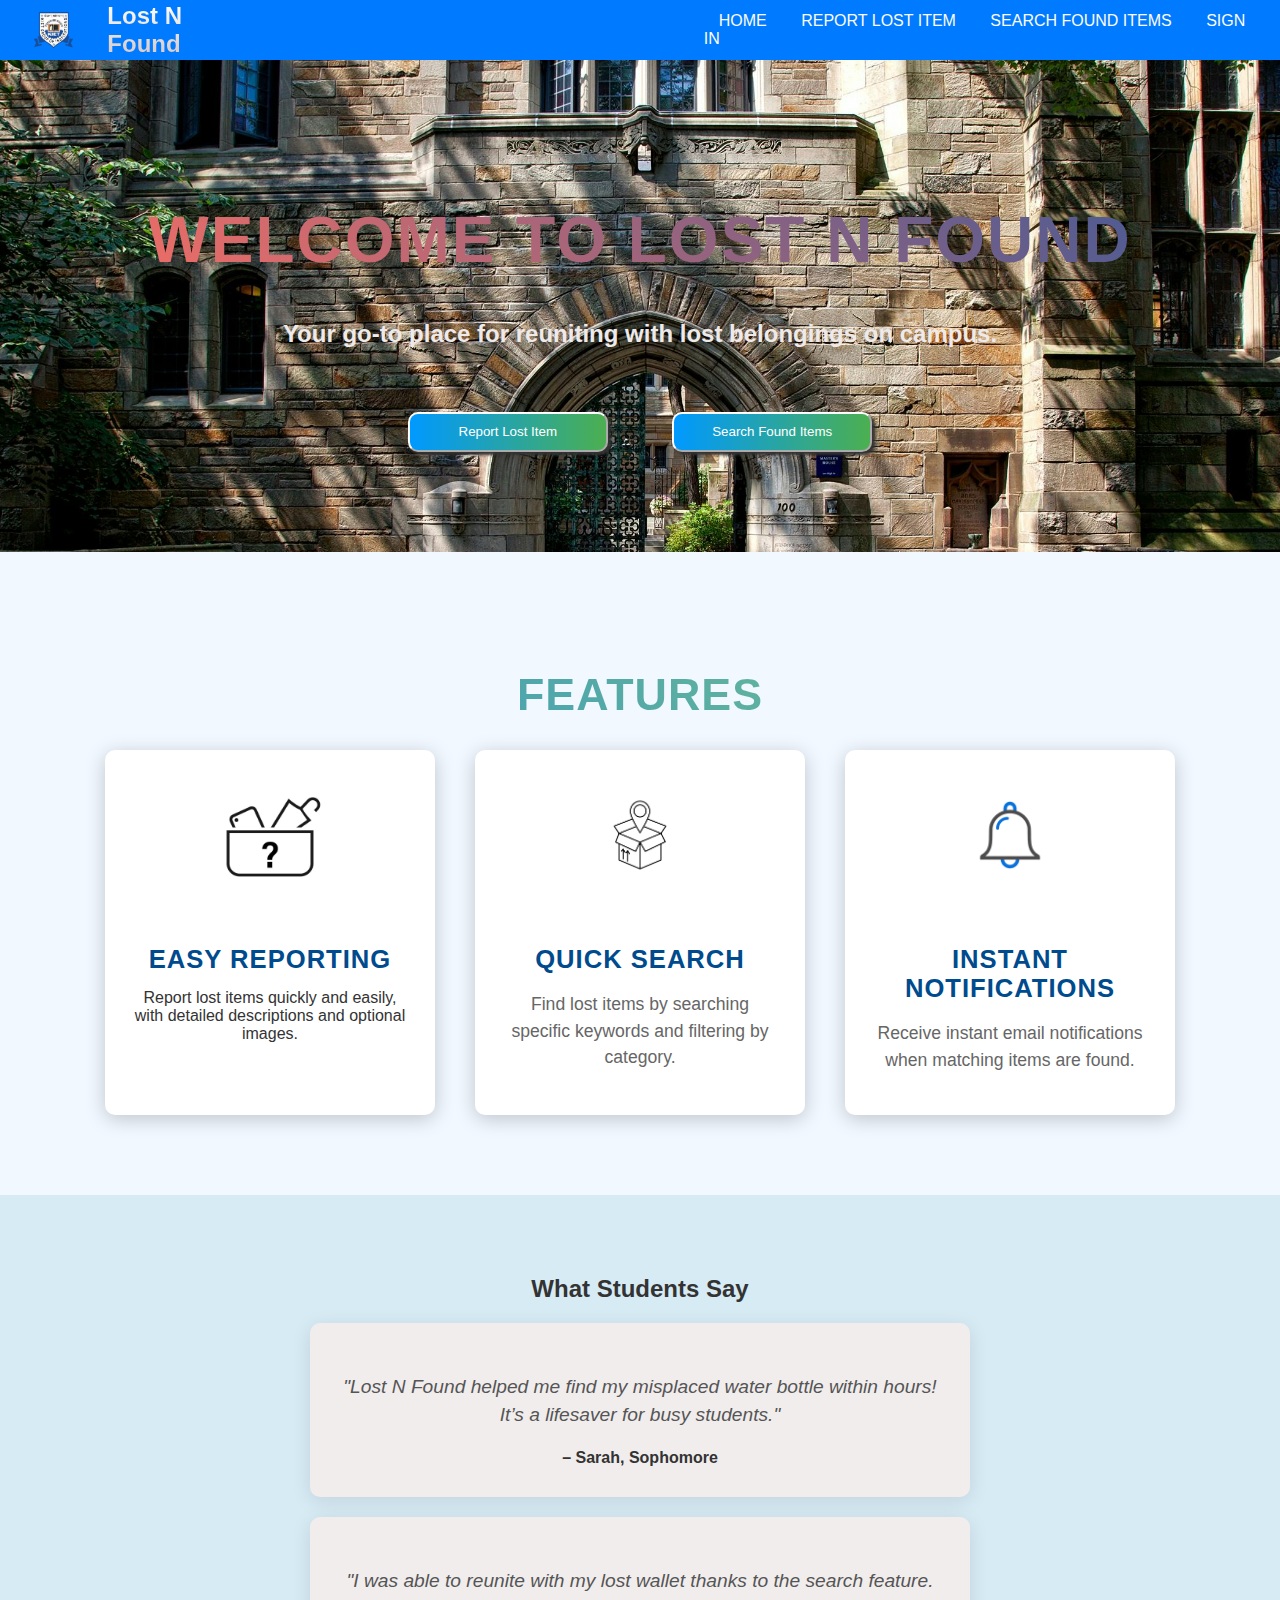
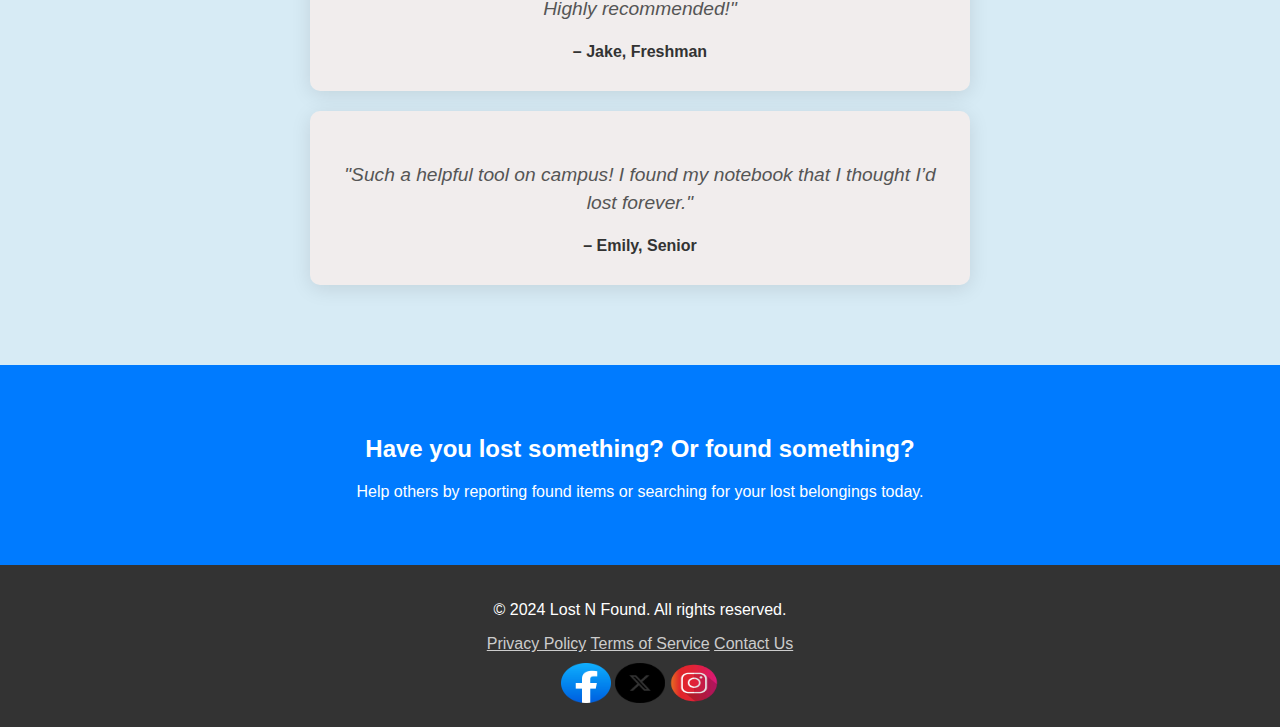
<file: index.html>
<!DOCTYPE html>
<html lang="en">
<head>
    <meta charset="UTF-8">
    <meta name="viewport" content="width=device-width, initial-scale=1.0">
    <title>Lost N Found</title>
    <link rel="stylesheet" href="styles.css">
</head>
<body>
    <!-- Navbar -->
    <nav>
        <img src="images-removebg-preview.png" alt="logo">
        <div class="logo">Lost N Found</div>
        <div class="nav-links">
            <a href="index.html">HOME</a>
            <a href="lost.html">REPORT LOST ITEM</a>
            <a href="found.html">SEARCH FOUND ITEMS</a>
            <a href="https://mserp.kiet.edu/iitmsv4eGq0RuNHb0G5WbhLmTKLmTO7YBcJ4RHuXxCNPvuIw=?enc=EGbCGWnlHNJ/WdgJnKH8DA==">SIGN IN</a>
        </div>
    </nav>
    <!-- Hero Section -->
    <section class="hero">
        <div class="hero-content">
            <h1 style="font-size: 4em;">Welcome to Lost N Found</h1>
            <p style="font-size: 1.5em;">Your go-to place for reuniting with lost belongings on campus.</p>
            <button onclick="window.location.href='lost.html'" class="btn">Report Lost Item</button>
            <button onclick="window.location.href='found.html'" class="btn">Search Found Items</button>
        </div>
    </section>
    <!-- Features Section -->
    <section class="features">
        <h2>Features</h2>
        <div class="features-container">
            <div class="feature-card">
                <img src="istockphoto-1336255440-612x612.jpg" alt="Report Lost Item">
                <h3>Easy Reporting</h3>
                <p1>Report lost items quickly and easily, with detailed descriptions and optional images.</p1>
            </div>
            <div class="feature-card">
                <img src="open-package-icon-outline-icon-vector.jpg" alt="Search Found Items">
                <h3>Quick Search</h3>
                <p>Find lost items by searching specific keywords and filtering by category.</p>
            </div>
            <div class="feature-card">
                <img src="bell-6799634_640.png" alt="Get Notified">
                <h3>Instant Notifications</h3>
                <p>Receive instant email notifications when matching items are found.</p>
            </div>
        </div>
    </section>
    <!-- Testimonials Section -->
    <section class="testimonials">
        <h2>What Students Say</h2>
        <div class="testimonial-card">
            <p>"Lost N Found helped me find my misplaced water bottle within hours! It’s a lifesaver for busy students."</p>
            <span>– Sarah, Sophomore</span>
        </div>
        <div class="testimonial-card">
            <p>"I was able to reunite with my lost wallet thanks to the search feature. Highly recommended!"</p>
            <span>– Jake, Freshman</span>
        </div>
        <div class="testimonial-card">
            <p>"Such a helpful tool on campus! I found my notebook that I thought I’d lost forever."</p>
            <span>– Emily, Senior</span>
        </div>
    </section>
    <!-- CTA Section -->
    <section class="cta">
        <h2>Have you lost something? Or found something?</h2>
        <p>Help others by reporting found items or searching for your lost belongings today.</p>
        
    </section>
    <!-- Footer -->
    <footer>
        <div class="footer-content">
            <p>&copy; 2024 Lost N Found. All rights reserved.</p>
            <div class="footer-links">
                <a href="#">Privacy Policy</a>
                <a href="#">Terms of Service</a>
                <a href="#">Contact Us</a>
            </div>
            <div class="social-icons">
                <a href="https://www.facebook.com/?_rdr"><img src="facebook_logos_PNG19754.png" alt="Facebook"></a>
                <a href="https://x.com/i/flow/login?input_flow_data=%7B%22requested_variant%22%3A%22eyJteCI6IjIifQ%3D%3D%22%7D"><img src="images.png" alt="x"></a>
                <a href="https://www.instagram.com/accounts/login/?hl=en"><img src="instagram-icon-logo-748850.webp" alt="Instagram"></a>
            </div>
        </div>
    </footer>
    <script src="scripts.js"></script>
</body>
</html>
</file>
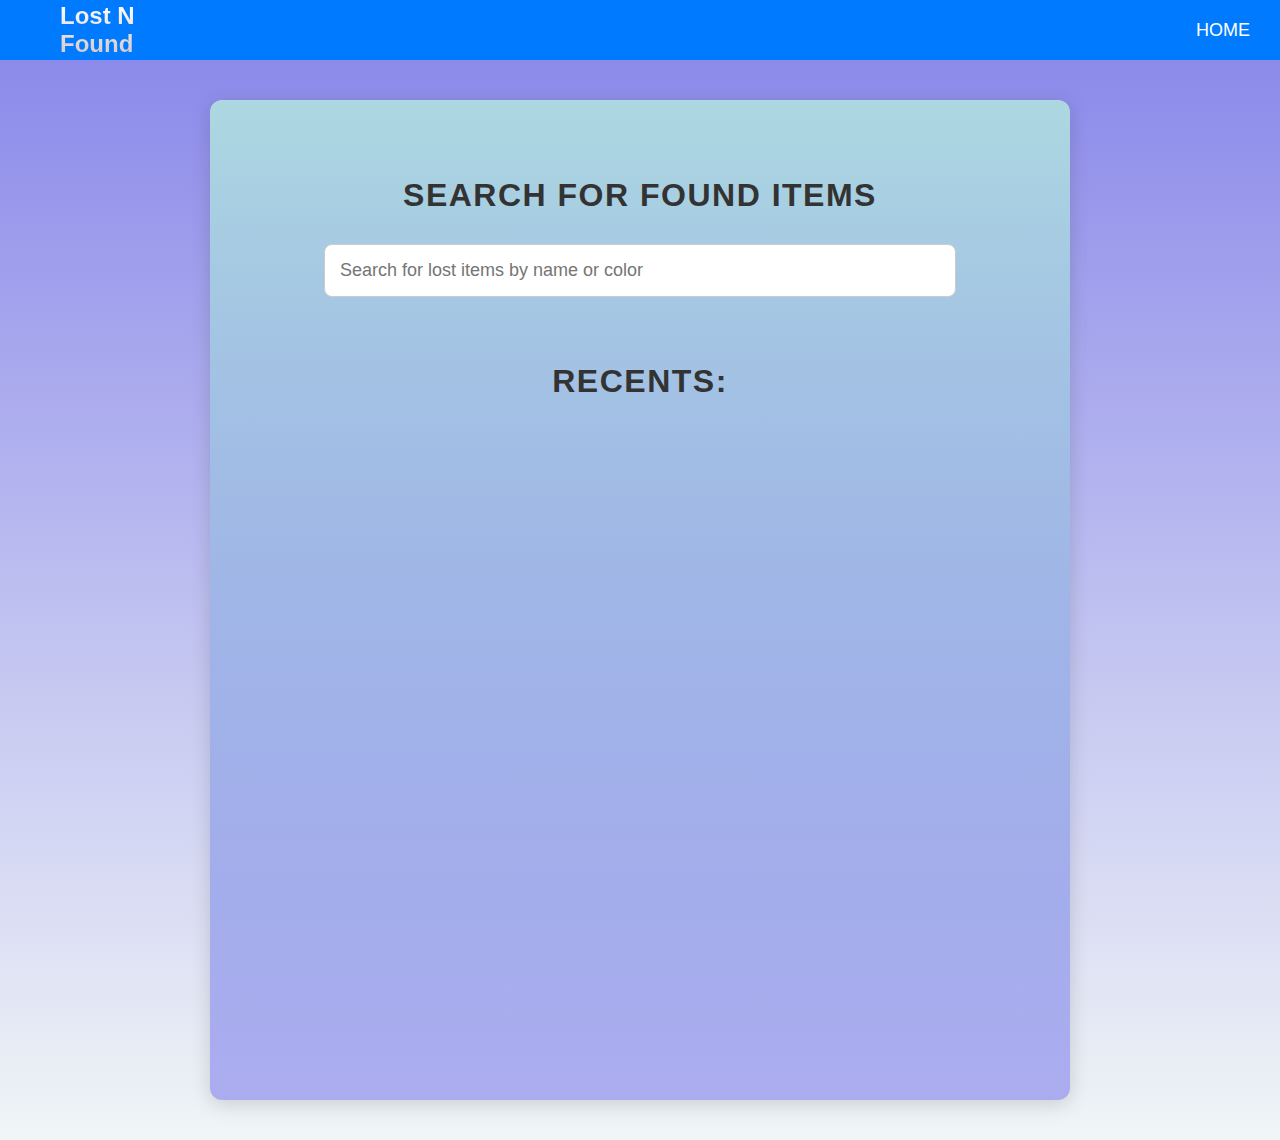
<file: found.html>
<!DOCTYPE html>
<html lang="en">
<head>
    <meta charset="UTF-8">
    <meta name="viewport" content="width=device-width, initial-scale=1.0">
    <title>Search Found Items</title>
    <link rel="stylesheet" href="styles.css">
</head>
<body>
    <!-- Navbar -->
    <nav>
        <div class="logo">Lost N Found</div>
        <a href="index.html">HOME</a>
    </nav>

    <!-- Search Section -->
    <div class="search-container">
        <h2>Search for Found Items</h2>
        <input type="text" id="search" placeholder="Search for lost items by name or color">
        <div id="results" class="item-cards"></div>
        <h2>Recents:</h2>
    </div>

    <script src="scripts.js"></script>
</body>
</html>
</file>
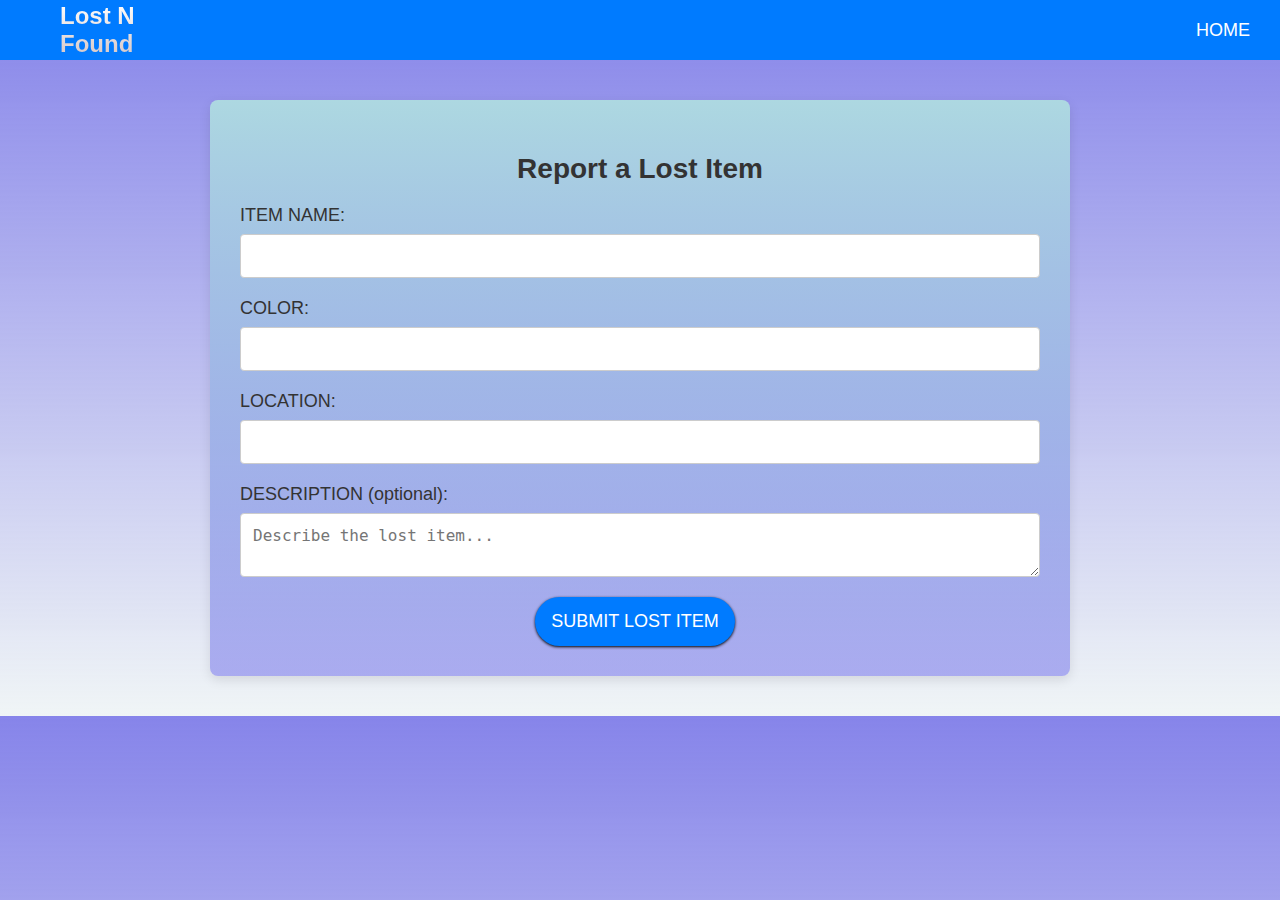
<file: lost.html>
<!DOCTYPE html>
<html lang="en">
<head>
    <meta charset="UTF-8">
    <meta name="viewport" content="width=device-width, initial-scale=1.0">
    <title>Report Lost Item</title>
    <link rel="stylesheet" href="styles.css">
</head>
<body>
    <!-- Navbar -->
    <nav>
        <div class="logo">Lost N Found</div>
        <a href="index.html">HOME</a>
    </nav>

    <!-- Lost Item Form -->
    <div class="form-container">
        <h2>Report a Lost Item</h2>
        <form id="lostForm">
            <label for="itemName">ITEM NAME:</label>
            <input type="text" id="itemName" name="itemName" required>

            <label for="color">COLOR:</label>
            <input type="text" id="color" name="color" required>

            <label for="location">LOCATION:</label>
            <input type="text" id="location" name="location" required>

            <label for="description">DESCRIPTION (optional):</label>
            <textarea id="description" name="description" placeholder="Describe the lost item..."></textarea>

            <button type="submit">SUBMIT LOST ITEM</button>
        </form>
    </div>

    <script src="scripts.js"></script>
</body>
</html>
</file>
<file: styles.css>
/* General Styles */
body {
  font-family: Arial, sans-serif;
  margin: 0;
  padding: 0;
  color: #333;
  background: linear-gradient(to top, rgb(240, 245, 246), rgba(17, 13, 220, 0.49));
}

/* Navbar */
img{
  height: 40px;
  width: 50px;
}

nav {
  height: 30px;
  display: flex;
  align-items: center;
  background-color: #004b8d;
  color: white;
  padding: 10px 20px;
}

.nav-links {
  margin-left: 450px;
}

.nav-links a { 
  color: rgb(254, 252, 252);
  text-decoration: none;
  margin: 0 15px;
  font-size: medium;
  font-family: "Segoe UI", Tahoma, Geneva, Verdana, sans-serif;
  font-weight: 500;
}
.nav-links a:hover {
  color: #f7d139;
  text-decoration: underline;
}

/* Hero Section */
.hero {
  font-family: 'Poppins', sans-serif;
  font-weight: 900;
  background-image: url("college.jpg");
  background-size: cover;
  background-position: center;
  color: #efeaea;  
  text-align: center;
  padding: 100px 20px;
  background-repeat: no-repeat;
  background-attachment: fixed;
}
.hero-content h1 {
  font-size: 4.5em;
  background: linear-gradient(45deg, #FF6F61, #3B5998);
  -webkit-background-clip: text;
  background-clip: text;
  -webkit-text-fill-color: transparent;
  font-weight: 900;
  letter-spacing: 2px;
  text-transform: uppercase;
}
.btn {
  height: 40px;
  width: 200px;
  margin-top: 40px;
  margin-right: 30px;
  margin-left: 30px;
  font-family: inherit;
  justify-content: flex-end;
  background: linear-gradient(to right, #0099ff, #4caf50);  /* Blue to green gradient for freshness */
  color: #ffffff;
  border-radius: 10px;
  border-color: #ffffff;
  box-shadow: 3px 3px 3px #333;
  transition: all 0.3s ease;
}
.btn:hover {
  background: linear-gradient(to right, #4caf50, #0099ff);
  transform: scale(1.1);
}
 /* Features Section */
 .features {
  text-align: center;
  padding: 80px 20px;
  background-color: #f1f8ff;
}
.features h2 {
  font-size: 2.8em;
  font-weight: 700;
  color: #333;
  margin-bottom: 30px;
  text-transform: uppercase;
  letter-spacing: 1px;
  background: linear-gradient(45deg, #2c8fc7, #81c784);
  -webkit-background-clip: text;
  background-clip: text;
  -webkit-text-fill-color: transparent;
}
.features-container {
  display: flex;
  justify-content: center;
  gap: 40px;
  flex-wrap: wrap;
}
.feature-card {
  background-color: #ffffff;
  border-radius: 10px;
  box-shadow: 0 4px 20px rgba(0, 0, 0, 0.207);
  padding: 25px;
  width: 280px;
  text-align: center;
  transition: transform 0.3s ease, box-shadow 0.3s ease;
  position: relative;
  overflow: hidden;
}
.feature-card img {
  width: 120px;
  height: 120px;
  margin-bottom: 20px;
  transition: transform 0.3s ease;
}
.feature-card h3 {
  font-size: 1.6em;
  color: #004b8d;
  margin-bottom: 15px;
  font-weight: 600;
  text-transform: uppercase;
  letter-spacing: 1px;
}
.feature-card p {
  color: #666;
  font-size: 1.1em;
  font-weight: 300;
  line-height: 1.5;
}
.feature-card:hover {
  transform: translateY(-10px);
  box-shadow: 0 8px 25px rgba(0, 0, 0, 0.15);
}
.feature-card:hover img {
  transform: scale(1.1);
}
  /* Testimonials Section */
  .testimonials {
    background-color: #d7ebf5;
    padding: 60px 20px;
    text-align: center;
  }
  .testimonial-card {
    background-color: rgb(241, 237, 237);
    padding: 30px;
    margin: 20px auto;
    width: 80%;
    max-width: 600px;
    box-shadow: 0 4px 20px rgba(0, 0, 0, 0.1);
    border-radius: 10px;
    transition: transform 0.3s ease;
  }
  .testimonial-card p {
    font-size: 1.2em;
    color: #555;
    font-style: italic;
    line-height: 1.5;
  }
  .testimonial-card span {
    display: block;
    margin-top: 15px;
    font-size: 1em;
    font-weight: 600;
    color: #333;
  }
  .testimonial-card:hover {
    transform: translateY(-10px);
  }
/* CTA Section */
.cta {
  background-color: #007bff;
  color: white;
  height: 100px;
  text-align: center;
  padding: 50px 20px;
}
/* Footer */
footer {
  background-color: #333;
  color: white;
  padding: 20px;
  text-align: center;
}
footer a{
  color: #ccc;
}
.social-icons{
  margin-top: 10px;
}

/* General Styles */
body {
  font-family: Arial, sans-serif;
  margin: 0;
  padding: 0;
  color: #333;
  background-color: #f7f7f7;
}
/* Navbar */
nav {
  display: flex;
  align-items: center;
  background-color: #007bff;
  color: white;
  padding: 15px 30px;
}
nav .logo {
  margin-left: 30px ;
  font-size: 24px;
  font-weight: bolder;
  background: linear-gradient(rgb(255, 255, 255), rgb(213, 198, 198));
  -webkit-background-clip: text;
  background-clip: text;
  -webkit-text-fill-color: transparent;
}
nav a {
  color: white;
  text-decoration: none;
  font-size: 18px;
  margin-left: 1000px;
}
nav a:hover {
  text-decoration: underline;
  background-color: #d8d0d05a;
  border-radius: 3px;
}
/* Lost Item Form Styles */
.form-container {
  background: linear-gradient(to bottom, rgb(173, 216, 225), rgba(103, 101, 233, 0.49));
  border-radius: 8px;
  box-shadow: 0 4px 12px rgba(0, 0, 0, 0.1);
  max-width: 800px;
  margin: 40px auto;
  padding: 30px;
}
.form-container h2 {
  font-size: 28px;
  margin-bottom: 20px;
  text-align: center;
}
.form-container form {
  display: flex;
  flex-direction: column;
}
.form-container label {
  font-size: 18px;
  margin-bottom: 8px;
}
.form-container input,
.form-container textarea {
  padding: 12px;
  font-size: 16px;
  margin-bottom: 20px;
  border: 1px solid #ccc;
  border-radius: 4px;
  resize: vertical;
  
}
.form-container button {
  padding: 14px;
  font-size: 18px;
  background-color: #007bff;
  color: white;
  border: none;
  margin-left: 295px;
  width: 200px;
  border-radius: 25px;
  box-shadow: 0px 1px 3px black;
  cursor: pointer;
}
.form-container button:hover {
  background-color: #0056b3;
}
/* Search Section Styles */
.search-container {
  background: linear-gradient(to bottom, rgb(173, 216, 225), rgba(103, 101, 233, 0.49));
  /* Subtle gradient */
  border-radius: 12px;
  box-shadow: 0 4px 20px rgba(0, 0, 0, 0.15); /* Softer shadow */
  max-width: 800px;
  margin: 40px auto;
  padding: 50px 30px;
  text-align: center;
  height: 900px;
}
.search-container h2 {
  font-size: 32px; /* Slightly larger font */
  font-weight: bold;
  color: #333;
  margin-bottom: 30px;
  text-transform: uppercase; /* Adds emphasis */
  letter-spacing: 1.5px; /* Slight spacing for elegance */
}

.search-container input {
  padding: 15px; /* More spacious */
  font-size: 18px;
  width: 80%;
  max-width: 600px;
  margin-bottom: 20px;
  border: 1px solid #ccc;
  border-radius: 8px;
  transition: border-color 0.3s ease, box-shadow 0.3s ease; /* Smooth effects */
}
.search-container input:focus {
  border-color: #007bff;
  box-shadow: 0 0 8px rgba(0, 123, 255, 0.4); /* Glow effect */
  outline: none;
}

.search-container .item-cards {
  margin-top: 20px;
  display: flex;
  flex-direction: column;
  align-items: center;
}
.item-card {
  background-color: white;
  border-radius: 8px;
  padding: 20px;
  box-shadow: 0 4px 8px rgba(0, 0, 0, 0.1);
  width: 80%;
  max-width: 700px;
  margin-bottom: 20px;
  text-align: left;
}
.item-card {
  background-color: #ffffff;
  border-radius: 12px;
  padding: 25px;
  box-shadow: 0 4px 15px rgba(0, 0, 0, 0.1);
  width: 80%;
  max-width: 700px;
  margin-bottom: 20px;
  text-align: left;
  transition: transform 0.3s ease, box-shadow 0.3s ease; /* Animation */
}
.item-card p {
  font-size: 16px;
  margin: 5px 0;
}
.item-card button {
  padding: 10px 20px;
  font-size: 16px;
  background-color: #007bff;
  color: white;
  border: none;
  border-radius: 4px;
  cursor: pointer;
  margin-top: 10px;
}
.item-card button:hover {
  background-color: #0056b3;
}
/* Responsive Design */
@media (max-width: 768px) {
  .search-container {
    padding: 30px 15px;
  }
  .item-card {
    width: 90%;
    margin-bottom: 25px;
  }
  .search-container h2 {
    font-size: 28px;
  }
  .search-container input {
    font-size: 16px;
    padding: 12px;
  }
  .item-card button {
    font-size: 14px;
    padding: 10px 20px;
  }
}
</file>
